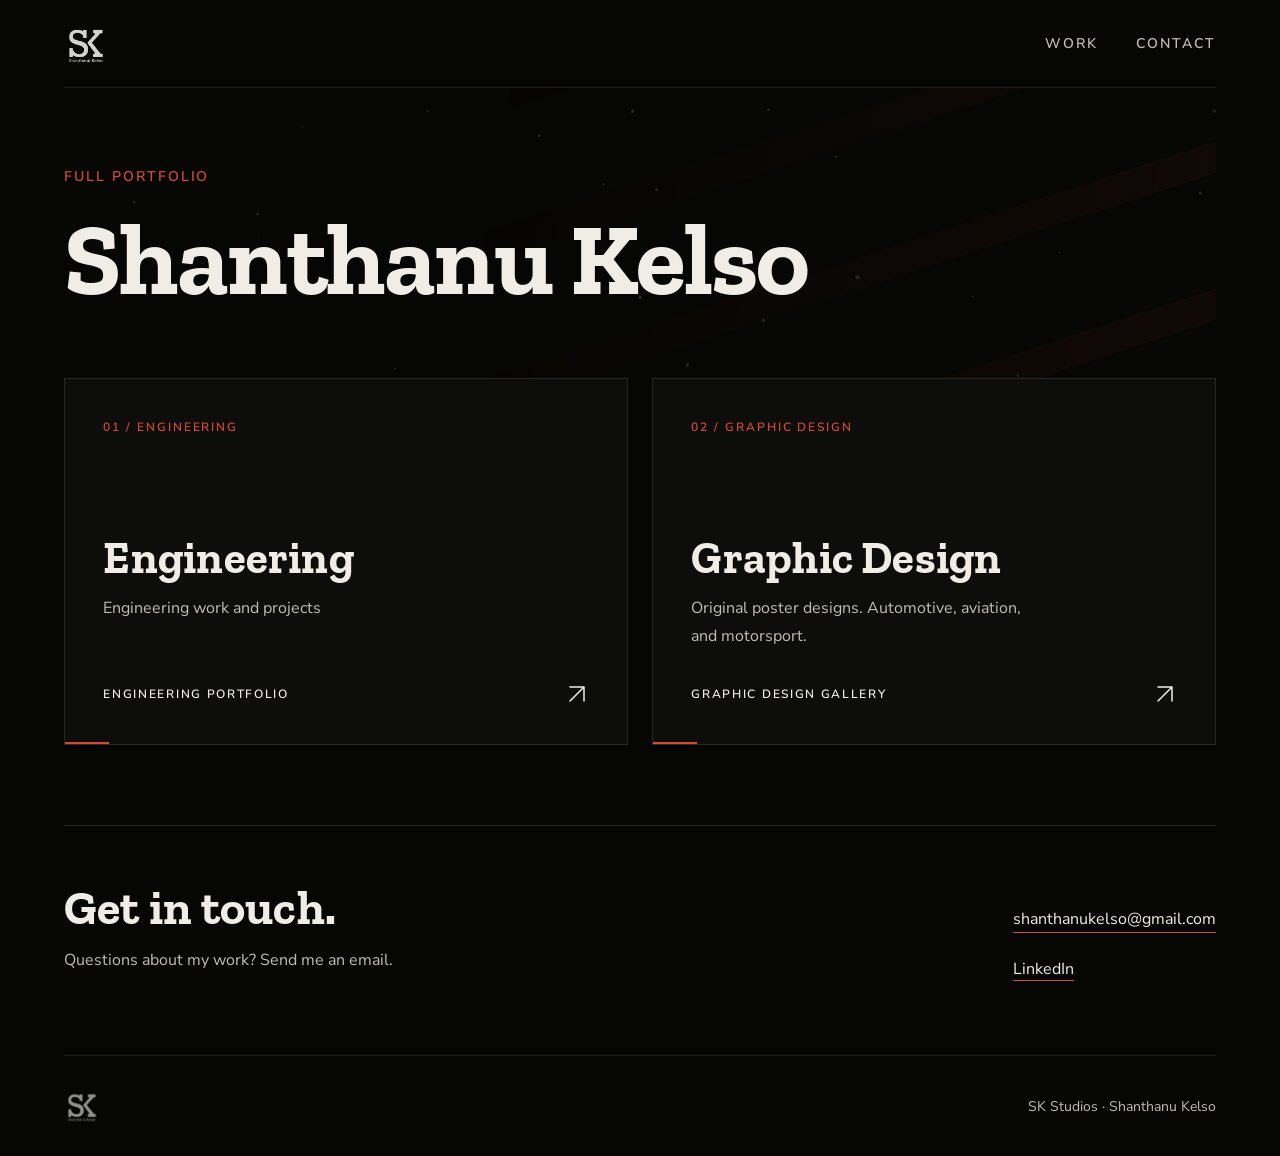
<file: index.html>
<!DOCTYPE html>
<html lang="en">
<head>
<meta charset="UTF-8">
<meta name="viewport" content="width=device-width, initial-scale=1">
<title>SK Studios — Shanthanu Kelso</title>
<meta name="description" content="Engineering and graphic design by Shanthanu Kelso. Explore the SK Studios portfolio.">
  <link rel="preconnect" href="https://fonts.googleapis.com">
  <link rel="preconnect" href="https://fonts.gstatic.com" crossorigin>
  <link href="https://fonts.googleapis.com/css2?family=Zilla+Slab:ital,wght@0,600;0,700;1,700&family=Nunito+Sans:opsz,wght@6..12,300;6..12,400;6..12,600&display=swap" rel="stylesheet">
<style>
    :root { --orange:#D64A32; --cream:#E7D1C3; --teal:#617F8A; --bg:#060604; --surface:#0d0d0b; --surface2:#131311; --text:#F0EDE6; --muted:#9a9690; --border:#1a1a17; --border2:#272724; --display:'Rockwell','Rockwell Nova','Zilla Slab',Georgia,serif; --body:'Avenir Next','Avenir','Century Gothic','Nunito Sans',sans-serif; }
    *,*::before,*::after { box-sizing:border-box; }
    html { scroll-behavior:smooth; }
    body { margin:0; background:var(--bg); color:var(--text); font:300 16px/1.7 var(--body); }
    a { color:inherit; }
    a:focus-visible { outline:2px solid var(--orange); outline-offset:6px; }
    .skip { position:absolute; left:1rem; top:-100px; z-index:10; background:var(--bg); padding:1rem; }
    .skip:focus { top:1rem; }
    .shell { max-width:1440px; margin:auto; padding-inline:clamp(1.5rem,5vw,5rem); }
    .nav { min-height:88px; display:flex; justify-content:space-between; align-items:center; gap:1rem; border-bottom:1px solid var(--border); }
    .brand { display:inline-flex; align-items:center; }
    .logo { display:block; width:auto; height:44px; filter:brightness(0) invert(1); opacity:.82; }
    .nav-links { display:flex; gap:clamp(1rem,3vw,2.5rem); list-style:none; padding:0; margin:0; flex-wrap:wrap; }
    .nav-links a,.eyebrow,.panel-meta,.panel-link { font-size:.875rem; font-weight:600; letter-spacing:.14em; text-transform:uppercase; }
    .nav-links a { text-decoration:none; color:var(--muted); transition:color .2s; }
    .nav-links a:hover { color:var(--text); }
    .intro { padding-block:clamp(3rem,6vw,6rem) 2.8rem; position:relative; }
    .intro::before { content:''; position:absolute; inset:0; pointer-events:none; background:repeating-linear-gradient(-18deg,transparent 0 55px,rgba(214,74,50,.06) 55px 85px,transparent 85px 140px); mask-image:linear-gradient(100deg,transparent 35%,#000); }
    .intro > * { position:relative; }
    .eyebrow { color:var(--orange); margin:0 0 1.25rem; }
    h1 { font:700 clamp(3.75rem,8vw,7.5rem)/.98 var(--display); letter-spacing:-.035em; margin:0 0 1.5rem; }

    .intro-copy { color:var(--muted); max-width:48ch; font-size:1.125rem; margin:0; }
    .portfolios { display:grid; grid-template-columns:repeat(2,minmax(0,1fr)); gap:1.5rem; padding-bottom:5rem; }
    .portfolio { position:relative; overflow:hidden; display:flex; flex-direction:column; min-height:355px; padding:clamp(1.5rem,3vw,2.5rem); border:1px solid var(--border2); background:var(--surface); text-decoration:none; transition:border-color .3s,background .3s; isolation:isolate; }
    .portfolio::after { content:''; position:absolute; bottom:0; left:0; width:44px; height:2px; background:var(--orange); transition:width .4s cubic-bezier(.2,.7,.2,1); }
    .portfolio:hover,.portfolio:focus-visible { border-color:var(--muted); background:var(--surface2); }
    .portfolio:hover::after,.portfolio:focus-visible::after { width:100%; }
    .panel-meta { display:flex; justify-content:space-between; flex-wrap:wrap; gap:.5rem 1rem; color:var(--muted); font-size:.75rem; letter-spacing:.16em; margin:0 0 6rem; }
    .panel-number { color:var(--orange); }
    .portfolio h2 { font:700 clamp(2rem,3.5vw,3.5rem)/1.08 var(--display); margin:0 0 .85rem; }
    .panel-copy { color:var(--muted); margin:0 0 2rem; max-width:34ch; }
    .panel-link { margin-top:auto; display:flex; justify-content:space-between; align-items:center; gap:1rem; font-size:.75rem; }
    .panel-link > svg { font-size:1.5rem; font-weight:300; line-height:1; }
    .icon-band { position:absolute; top:4rem; left:0; right:0; height:78px; pointer-events:none; color:#aaa; }
    .roll-icon { position:absolute; width:66px; height:66px; opacity:0; transition:transform .65s cubic-bezier(.2,.7,.2,1),opacity .4s; }
    .from-left { left:1.8rem; transform:translateX(-115px) rotate(-135deg); }
    .from-right { right:2rem; top:0; transform:translateX(115px) rotate(110deg); transition-delay:.06s; }
    .portfolio:hover .roll-icon,.portfolio:focus-visible .roll-icon { opacity:.38; transform:translateX(0) rotate(0); }
    .contact { border-top:1px solid var(--border2); padding-block:3.5rem 4rem; display:flex; align-items:baseline; justify-content:space-between; gap:2rem; flex-wrap:wrap; scroll-margin-top:2rem; }
    .contact h2 { font:700 clamp(2rem,4vw,3rem)/1.1 var(--display); margin:0 0 .75rem; }

    .contact p { color:var(--muted); margin:0; }
    .contact-email { text-underline-offset:.5em; text-decoration-color:var(--orange); overflow-wrap:anywhere; transition:color .2s; }
    .contact-email:hover { color:var(--orange); }
    footer { padding-block:2rem; border-top:1px solid var(--border); display:flex; align-items:center; justify-content:space-between; gap:1.5rem; color:var(--muted); font-size:.875rem; }
    footer .logo { height:36px; opacity:.55; }
    footer p { margin:0; }
    .engineering-main { min-height:65vh; padding-block:5rem; }
    .engineering-main h1 { font-size:clamp(3rem,8vw,6.5rem); overflow-wrap:anywhere; }
    .engineering-main .intro-copy { margin-bottom:2.5rem; }
    .back-link { text-underline-offset:.5em; text-decoration-color:var(--orange); }
    @media (hover:none) { .roll-icon { opacity:.2; transform:none; } }
    @media (max-width:700px) { .portfolios { grid-template-columns:1fr; gap:1rem; padding-bottom:3rem; } .portfolio { min-height:330px; } .intro { padding-top:3rem; } .nav { min-height:80px; } .nav-links a { font-size:.75rem; letter-spacing:.1em; } footer { align-items:flex-start; } }
    @media (prefers-reduced-motion:reduce) { html { scroll-behavior:auto; } *,*::before,*::after { transition:none!important; animation:none!important; } .roll-icon { opacity:.2; transform:none; } }
    #intro-title { font-size:clamp(2.75rem,8vw,7.5rem); font-style:normal; color:var(--text); }

    h1, h2, h3, h4, h5, h6 { color:var(--text); font-style:normal; }
</style>
  <link rel="icon" type="image/png" href="images/sk-logo.png">
<link rel="stylesheet" href="responsive.css">
<script src="particles.js" defer></script>
</head>
<body>
<a class="skip" href="#main">Skip to content</a>
<div class="shell"><header><nav class="nav" aria-label="Main navigation">
  <a class="brand" href="index.html" aria-label="SK Studios home"><img class="logo" src="images/sk-logo.png" alt="SK Studios" width="44" height="44"></a>
  <ul class="nav-links"><li><a href="index.html#work">Work</a></li><li><a href="#contact">Contact</a></li></ul>
</nav></header>
<main id="main">
  <section class="intro" aria-labelledby="intro-title">
    <p class="eyebrow">Full Portfolio</p>
    <h1 id="intro-title">Shanthanu Kelso</h1>
  </section>
  <section class="portfolios" id="work" aria-label="Explore my work">
    <a class="portfolio" href="engineering.html" aria-labelledby="engineering-title">
      <p class="panel-meta"><span class="panel-number">01 / Engineering</span></p>
      <div class="icon-band"><svg class="roll-icon from-left" viewBox="0 0 24 24" fill="none" stroke="currentColor" stroke-width="1.25" stroke-linecap="round" stroke-linejoin="round" aria-hidden="true" focusable="false"><path d="M9.206 5.256 L10.482 4.860 L10.514 2.617 L13.486 2.617 L13.518 4.860 L14.794 5.256 L15.976 5.878 L17.584 4.314 L19.686 6.416 L18.122 8.024 L18.744 9.206 L19.140 10.482 L21.383 10.514 L21.383 13.486 L19.140 13.518 L18.744 14.794 L18.122 15.976 L19.686 17.584 L17.584 19.686 L15.976 18.122 L14.794 18.744 L13.518 19.140 L13.486 21.383 L10.514 21.383 L10.482 19.140 L9.206 18.744 L8.024 18.122 L6.416 19.686 L4.314 17.584 L5.878 15.976 L5.256 14.794 L4.860 13.518 L2.617 13.486 L2.617 10.514 L4.860 10.482 L5.256 9.206 L5.878 8.024 L4.314 6.416 L6.416 4.314 L8.024 5.878Z"/><circle cx="12" cy="12" r="3.25"/></svg><svg class="roll-icon from-right" viewBox="0 0 24 24" fill="none" stroke="currentColor" stroke-width="1.25" stroke-linecap="round" stroke-linejoin="round" aria-hidden="true" focusable="false"><g transform="rotate(-45 12 12)"><rect x="2.5" y="8.5" width="19" height="7"/><path d="M6 8.5v3M10 8.5v2M14 8.5v3M18 8.5v2"/></g></svg></div>
      <h2 id="engineering-title">Engineering</h2>
      <p class="panel-copy">Engineering work and projects</p>
      <span class="panel-link"><span>Engineering portfolio</span><svg xmlns="http://www.w3.org/2000/svg" width="1.5rem" height="1.5rem" viewBox="0 0 24 24" fill="none" stroke="currentColor" stroke-width="1.5" stroke-linecap="round" stroke-linejoin="round" aria-hidden="true" focusable="false" style="vertical-align:-.125em;flex-shrink:0"><path d="M5 19 19 5M5 5h14v14"/></svg></span>
    </a>
    <a class="portfolio" href="design.html" aria-labelledby="design-title">
      <p class="panel-meta"><span class="panel-number">02 / Graphic design</span></p>
      <div class="icon-band"><svg class="roll-icon from-left" viewBox="0 0 24 24" fill="none" stroke="currentColor" stroke-width="1.25" stroke-linecap="round" stroke-linejoin="round" aria-hidden="true" focusable="false"><path d="M12 3a9 9 0 1 0 0 18h1.2a2.1 2.1 0 0 0 1.5-3.6 1.8 1.8 0 0 1 1.3-3.1h1.8a3.2 3.2 0 0 0 3.2-3.2C21 6.6 17 3 12 3Z"/><circle cx="7" cy="11" r="1"/><circle cx="10" cy="7" r="1"/><circle cx="15" cy="7.5" r="1"/></svg><svg class="roll-icon from-right" viewBox="0 0 24 24" fill="none" stroke="currentColor" stroke-width="1.25" stroke-linecap="round" stroke-linejoin="round" aria-hidden="true" focusable="false"><g transform="rotate(40 12 12)"><path d="M10.5 12V4.5a1.5 1.5 0 0 1 3 0V12M10 12h4v3h-4zM10 15c-2 1-2 3-1 6h3c3 0 4-3 2-6M11.5 18v3"/></g></svg></div>
      <h2 id="design-title">Graphic Design</h2>
      <p class="panel-copy">Original poster designs. Automotive, aviation, and motorsport.</p>
      <span class="panel-link"><span>Graphic design gallery</span><svg xmlns="http://www.w3.org/2000/svg" width="1.5rem" height="1.5rem" viewBox="0 0 24 24" fill="none" stroke="currentColor" stroke-width="1.5" stroke-linecap="round" stroke-linejoin="round" aria-hidden="true" focusable="false" style="vertical-align:-.125em;flex-shrink:0"><path d="M5 19 19 5M5 5h14v14"/></svg></span>
    </a>
  </section>
</main>
<script>
// Preserve existing bookmarked gallery links after moving the collection.
function routeLegacyGallery() {
  if (location.hash === '#gallery') location.replace('design.html#gallery');
  if (location.hash === '#request') location.replace('#contact');
}
routeLegacyGallery();
window.addEventListener('hashchange', routeLegacyGallery);
</script>
<section class="contact" id="contact" aria-labelledby="contact-title">
  <div><h2 id="contact-title">Get in touch.</h2><p>Questions about my work? Send me an email.</p></div>
  <div class="contact-links"><a class="contact-email" href="mailto:shanthanukelso@gmail.com">shanthanukelso@gmail.com</a><a class="contact-link" href="https://www.linkedin.com/in/shanthanu-kelso-650050421/">LinkedIn</a></div>
</section>
<footer><a class="brand" href="index.html" aria-label="SK Studios home"><img class="logo" src="images/sk-logo.png" alt="SK Studios" width="36" height="36"></a><p>SK Studios · Shanthanu Kelso</p></footer>
</div></body></html>
</file>
<file: responsive.css>
/* Shared contact links and sizing across the portfolio. */
.contact-links { display: flex; flex-direction: column; align-items: flex-start; gap: .35rem; min-width: 0; max-width: 100%; }
.request-block .contact-links { align-items: center; }
.contact-links a { display: inline-flex; align-items: center; min-height: 44px; max-width: 100%; overflow-wrap: anywhere; }
.contact-links .contact-link { color: var(--text); font-size: 1rem; text-decoration-color: var(--orange); text-underline-offset: .4em; transition: color .2s; }
.contact-links .contact-link:hover { color: var(--orange); }
.nav-links a { display: inline-flex; align-items: center; min-height: 44px; }
.footer-links { flex-wrap: wrap; }
.footer-links a { display: inline-flex; align-items: center; min-height: 44px; }
.hero-title { font-size: clamp(2.75rem, 9vw, 9rem); }
.ah-title { font-size: clamp(2.75rem, 8vw, 7.5rem); line-height: 1.08; }
.section { max-width: 1440px; margin-inline: auto; }
.filter-row { flex-wrap: wrap; }
.filter-btn, #sort-select, .lb-zoom-btn, .lb-variant-btn { min-height: 44px; }
.poster-meta { gap: .75rem; flex-wrap: wrap; }
.lightbox { overflow-y: auto; padding: 4.5rem 1.5rem 1.5rem; justify-content: flex-start; }
.lightbox-inner { flex: 0 0 auto; max-height: none; margin-block: auto; }
.lightbox-close { background: var(--bg); width: 44px; height: 44px; }
.lb-image-viewport { max-height: calc(100dvh - 12rem); }
.lb-zoom-controls { flex-wrap: wrap; justify-content: center; }
.lb-hint { text-align: center; }
.gallery-grid, .project-grid, .project-layout, .about-intro { min-width: 0; }
.gallery-grid > *, .project-grid > *, .project-layout > *, .about-intro > * { min-width: 0; }
@media (min-width: 1440px) {
  .hero, .about-hero { padding-inline: calc((100vw - 1344px) / 2); }
  body > nav, body > footer { padding-inline: calc((100vw - 1344px) / 2); }
}
@media (max-width: 960px) {
  .lb-image-area { flex: none; width: 100%; max-width: 500px; }
  .lb-image-viewport { max-height: min(55dvh, 500px); }
  .lightbox-inner { gap: 1.5rem; }
}
@media (max-width: 640px) {
  .nav-links { gap: 1rem; }
  .footer-links { gap: .5rem 1.25rem; justify-content: center; }
  .hero { padding-top: calc(var(--nav-h) + 2rem); min-height: 100svh; }
  .about-hero { padding-top: calc(var(--nav-h) + 2rem); }
  .lightbox { padding-inline: 1rem; }
  .lightbox-close { top: .75rem; right: .75rem; }
  .contact { gap: 1.25rem; }
  .photo-thumbs a { min-height: 44px; }
}
@media (hover: none), (pointer: coarse) {
  .variant-arrow { opacity: 1; pointer-events: auto; width: 44px; height: 44px; }
  .variant-dots { opacity: 1; }
}

@media (prefers-reduced-motion: reduce) {
 html { scroll-behavior: auto; }
 .reveal { opacity: 1; transform: none; transition: none; }
 #particle-canvas { display: none; }
}

.photo-thumbs a { aspect-ratio: 1; overflow: hidden; }
.photo-thumbs img { width: 100%; height: 100%; object-fit: cover; }


/* Notebook refinements: readable body copy and slightly more open titles. */
:root { --muted: #c1bdb6; }
body { font-weight: 400; }
.intro-copy, .panel-copy, .hero-sub, .about-body-text, .request-sub,
.lightbox-desc, .poster-meta-price, .project-description p, .project-facts dd { font-weight: 400; }
h1, h2, h3, h4, h5, h6 { letter-spacing: .005em; }
.intro h1, .engineering-intro h1, .project-description h1 { letter-spacing: -.015em; }
.stripe-text { font-weight: 400; }
.rc-cover img { object-fit: contain; }
.rc-cover:hover img { transform: none; }
/* Thin single-scale drafting lines, without the overlapping plaid effect. */
.fighter-cover, .model-frame {
 background-color: #100c0b;
 background-image: linear-gradient(rgba(214,74,50,.18) 1px, transparent 1px), linear-gradient(90deg, rgba(214,74,50,.18) 1px, transparent 1px);
 background-size: 32px 32px;
 background-position: center;
}
.particle-header { position: relative; isolation: isolate; }
.particle-header > .header-particles { position: absolute; inset: 0; width: 100%; height: 100%; z-index: -1; pointer-events: none; }
canvas.page-particles { position: fixed; inset: 0; width: 100%; height: 100%; z-index: 1; pointer-events: none; }
@media (prefers-reduced-motion: reduce) { .header-particles, .page-particles { display: none; } }
@media (max-width: 380px) { .engineering-intro h1 { font-size: 2.6rem; } }
</file>
